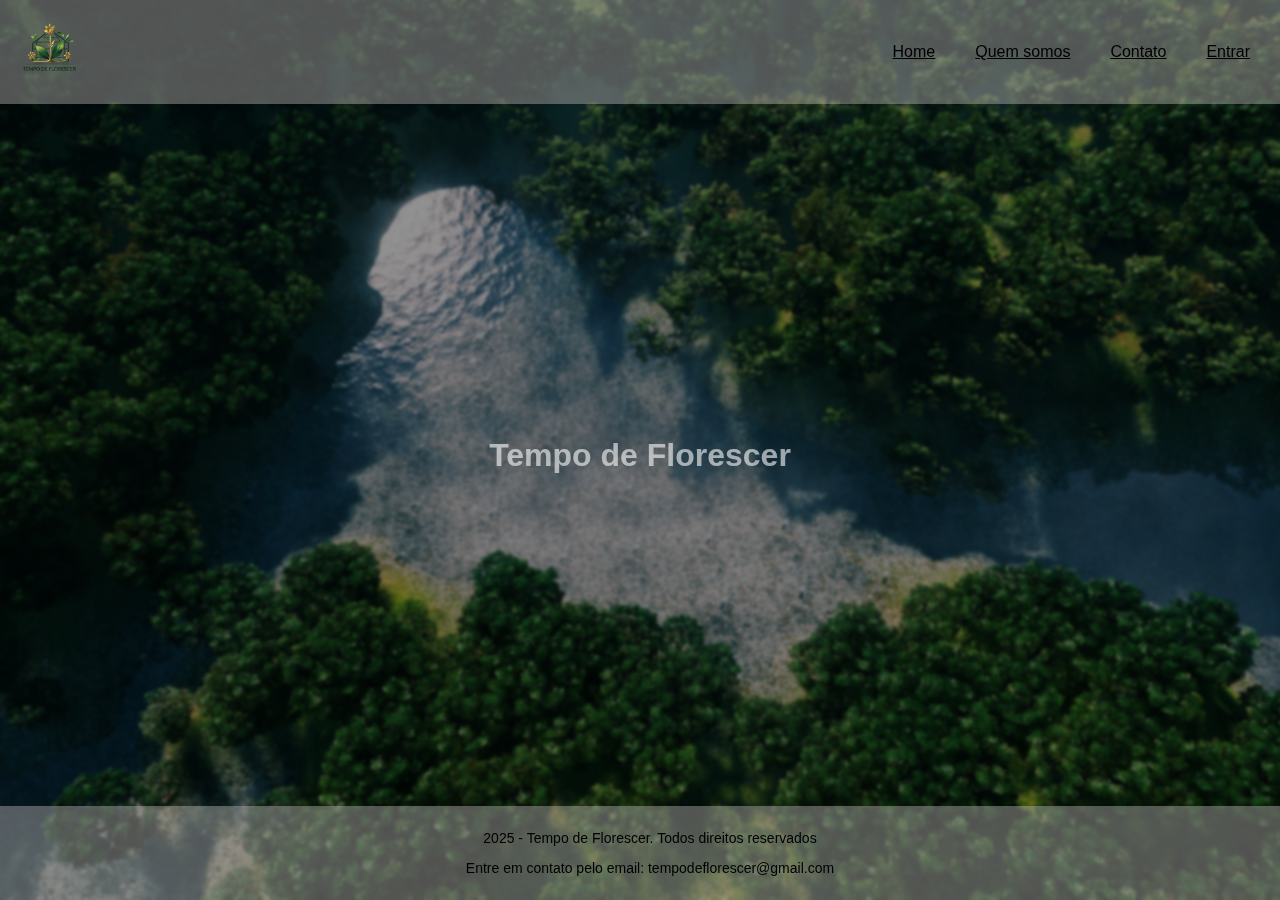
<file: index.html>
<!DOCTYPE html>
  <html lang="pt-br">
  <head>
      <meta charset="UTF-8">
      <title>Tempo de Florescer </title>
      <link rel="stylesheet" href="./css/style.css">
      <link rel="stylesheet" href="./css/nav.css">
  </head>
  <body>
      <nav>
        <div>
            <img src="./img/novalogo.png" alt="logo">
        </div>
        <div class="alinhamento">
              <ul>
                  <ul aligl="left"><a href="./index.html">Home</a></ul> 
                  <ul aligl="center"><a href="./quemsomos.html">Quem somos</a></ul>
                  <ul aligl="right" ><a href="./contatos.html">Contato</a></ul>
                  <ul aligl="right" ><a href="./entrar.html">Entrar</a></ul>
 
              </ul>
          
      </div>
     </nav>
      <main>

         <h1> Tempo de Florescer</h1>
         
      </main>
      <footer>
          <p>2025 - Tempo de Florescer. Todos direitos reservados</p>
          <p>Entre em contato pelo email: tempodeflorescer@gmail.com</p>
      </footer>
  
  </body>
  </html>
</file>
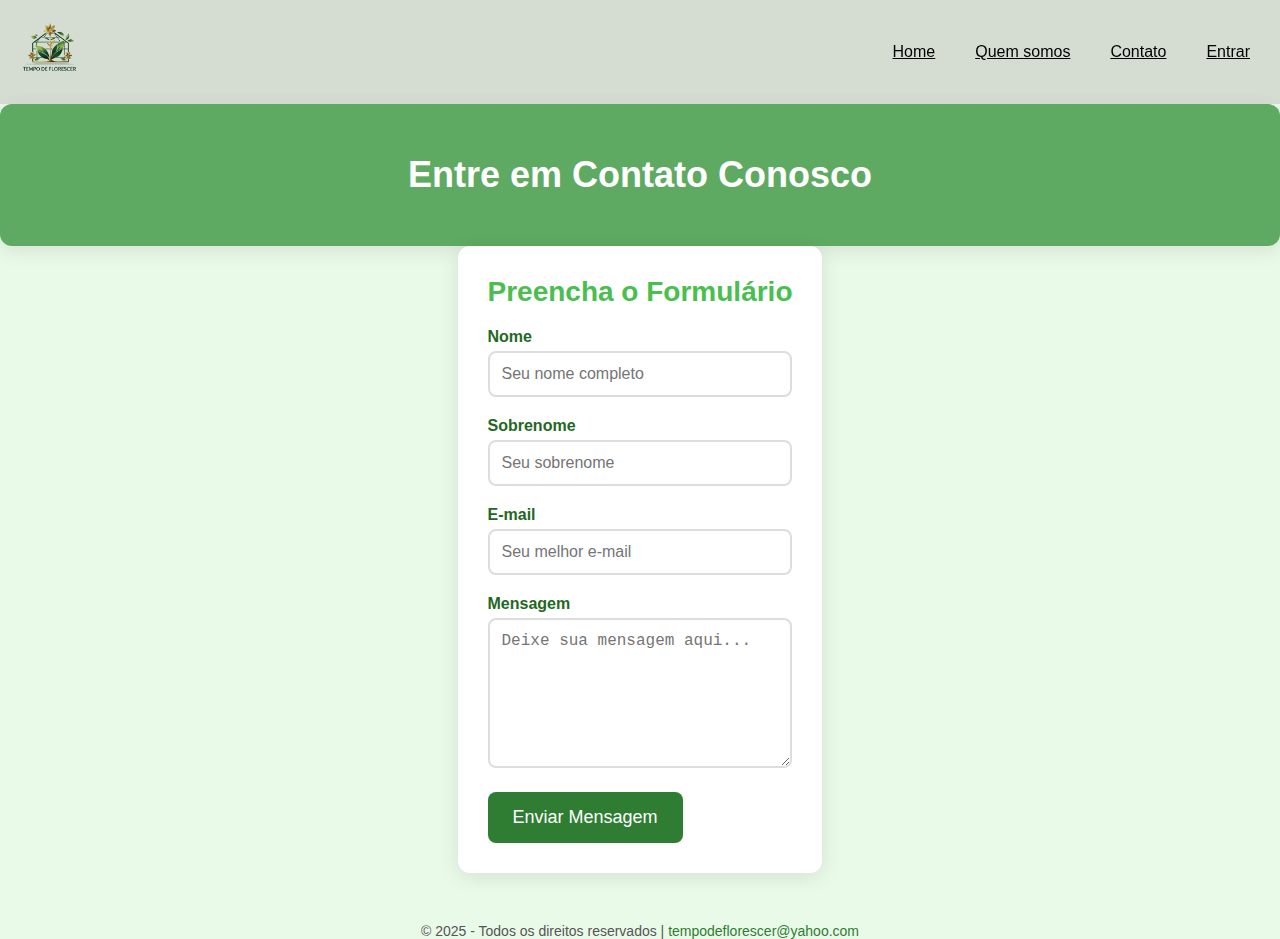
<file: contatos.html>
<!DOCTYPE html>
<html lang="pt-BR">
<head>
  <meta charset="UTF-8" />
  <meta name="viewport" content="width=device-width, initial-scale=1.0"/>
  <title>Contato</title>
  <link rel="stylesheet" href="./css/contatos.css">
  <link rel="stylesheet" href="./css/nav.css">
 
</head>
<body>
    <nav>
        <div>
            <img src="./img/novalogo.png" alt="logo">
        </div>
        <div class="alinhamento">
              <ul>
                  <ul aligl="left"><a href="./index.html">Home</a></ul> 
                  <ul aligl="center"><a href="./quemsomos.html">Quem somos</a></ul>
                  <ul aligl="right" ><a href="./contatos.html">Contato</a></ul>
                  <ul aligl="right" ><a href="./entrar.html">Entrar</a></ul>
 
              </ul>
          
      </div>
     </nav>

<header>
  <h1>Entre em Contato Conosco</h1>
</header>

<section>
  <h2>Preencha o Formulário</h2>
  <form action="#" method="post">
    
    <div class="input-field">
      <label for="nome">Nome</label>
      <input type="text" id="nome" name="nome" required placeholder="Seu nome completo">
    </div>
    
    <div class="input-field">
      <label for="sobrenome">Sobrenome</label>
      <input type="text" id="sobrenome" name="sobrenome" required placeholder="Seu sobrenome">
    </div>
    
    <div class="input-field">
      <label for="email">E-mail</label>
      <input type="email" id="email" name="email" required placeholder="Seu melhor e-mail">
    </div>
    
    <div class="input-field">
      <label for="mensagem">Mensagem</label>
      <textarea id="mensagem" name="mensagem" required placeholder="Deixe sua mensagem aqui..."></textarea>
    </div>

    <button type="submit">Enviar Mensagem</button>
  </form>
</section>

<div class="footer">
  <p>&copy; 2025 - Todos os direitos reservados | <a href="mailto:contato@exemplo.com">tempodeflorescer@yahoo.com</a></p>
</div>

</body>
</html>
</file>
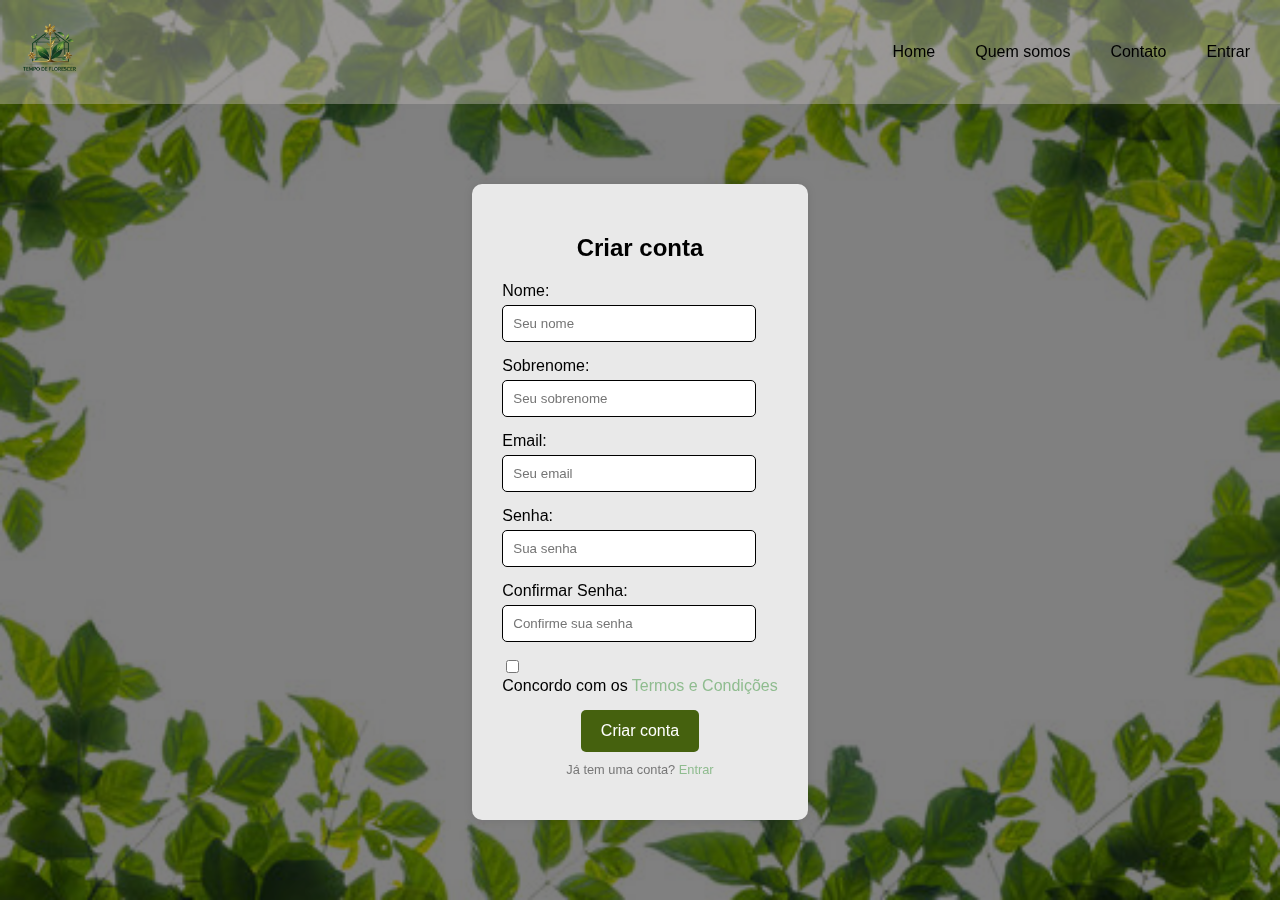
<file: criar.html>
<!DOCTYPE html>
<html lang="pt-br">
<head>
    <meta charset="UTF-8">
    <meta name="viewport" content="width=device-width, initial-scale=1.0">
    <title>Sign Up - Tempo de Florescer</title>
    <link rel="stylesheet" href="./css/entrarecriar.css">
    <link rel="stylesheet" href="./css/nav.css">
 
   
</head>
<body>
    <nav>
        <div>
            <img src="./img/novalogo.png" alt="logo">
        </div>
        <div class="alinhamento">
              <ul>
                  <ul aligl="left"><a href="./index.html">Home</a></ul> 
                  <ul aligl="center"><a href="./quemsomos.html">Quem somos</a></ul>
                  <ul aligl="right" ><a href="./contatos.html">Contato</a></ul>
                  <ul aligl="right" ><a href="./entrar.html">Entrar</a></ul>
 
              </ul>
          
      </div>
     </nav>
     <div class="alinhamentocontainer">
        <div class="signup-container">
            <h2>Criar conta</h2>
            <div class="input-group">
                <label for="nome">Nome:</label>
                <input type="text" id="nome" name="nome" placeholder="Seu nome">
            </div>
            <div class="input-group">
                <label for="sobrenome">Sobrenome:</label>
                <input type="text" id="sobrenome" name="sobrenome" placeholder="Seu sobrenome">
            </div>
            <div class="input-group">
                <label for="email">Email:</label>
                <input type="email" id="email" name="email" placeholder="Seu email">
            </div>
            <div class="input-group">
                <label for="senha">Senha:</label>
                <input type="password" id="senha" name="senha" placeholder="Sua senha">
            </div>
            <div class="input-group">
                <label for="confirmar_senha">Confirmar Senha:</label>
                <input type="password" id="confirmar_senha" name="confirmar_senha" placeholder="Confirme sua senha">
            </div>
            <div class="checkbox-group">
                <input type="checkbox" id="termos" name="termos">
                <label for="termos">Concordo com os <a href="./termos.html">Termos e Condições</a></label>
            </div>
            <button type="submit">Criar conta</button>
            <p class="terms">Já tem uma conta? <a href="./entrar.html">Entrar</a></p>
        </div>
     </div>
    
</body>
</html>
</file>
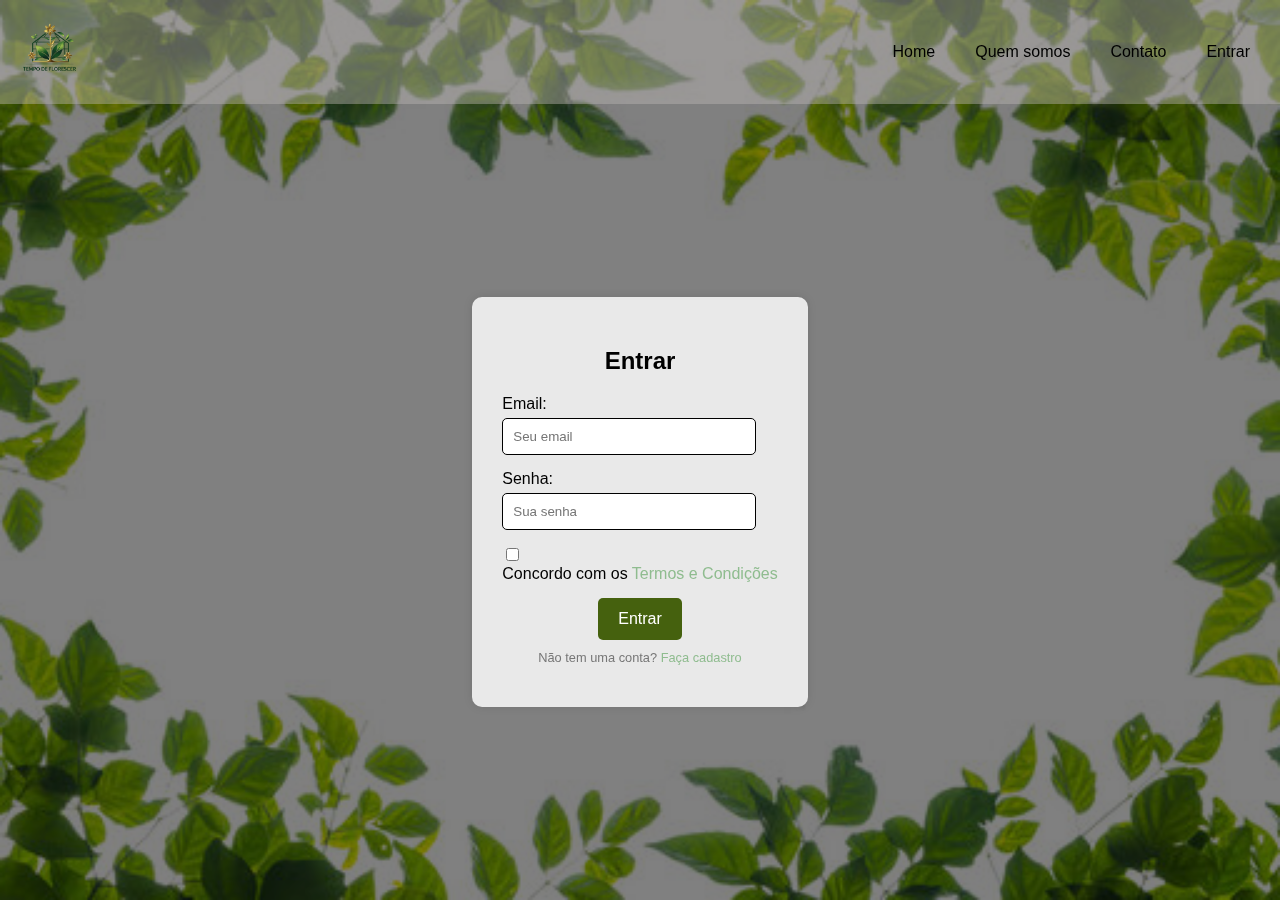
<file: entrar.html>
<!DOCTYPE html>
<html lang="pt-br">
<head>
    <meta charset="UTF-8">
    <meta name="viewport" content="width=device-width, initial-scale=1.0">
    <title>Sign Up - Tempo de Florescer</title>
    <link rel="stylesheet" href="./css/entrarecriar.css">
    <link rel="stylesheet" href="./css/nav.css">
 
   
</head>
<body>
    <nav>
        <div>
            <img src="./img/novalogo.png" alt="logo">
        </div>
        <div class="alinhamento">
              <ul>
                  <ul aligl="left"><a href="./index.html">Home</a></ul> 
                  <ul aligl="center"><a href="./quemsomos.html">Quem somos</a></ul>
                  <ul aligl="right" ><a href="./contatos.html">Contato</a></ul>
                  <ul aligl="right" ><a href="./entrar.html">Entrar</a></ul>
 
              </ul>
          
      </div>
     </nav>
     <div class="alinhamentocontainer">
        <div class="signup-container">
            <h2>Entrar</h2>
            <div class="input-group">
                <label for="email">Email:</label>
                <input type="email" id="email" name="email" placeholder="Seu email">
            </div>
            <div class="input-group">
                <label for="senha">Senha:</label>
                <input type="password" id="senha" name="senha" placeholder="Sua senha">
            </div>
            <div class="checkbox-group">
                <input type="checkbox" id="termos" name="termos">
                <label for="termos">Concordo com os <a href="./termos.html">Termos e Condições</a></label>
            </div>
            <button type="submit">Entrar</button>
            <p class="terms">Não tem uma conta? <a href="./criar.html">Faça cadastro</a></p>
        </div>

     </div>
    
</body>
</html>
</file>
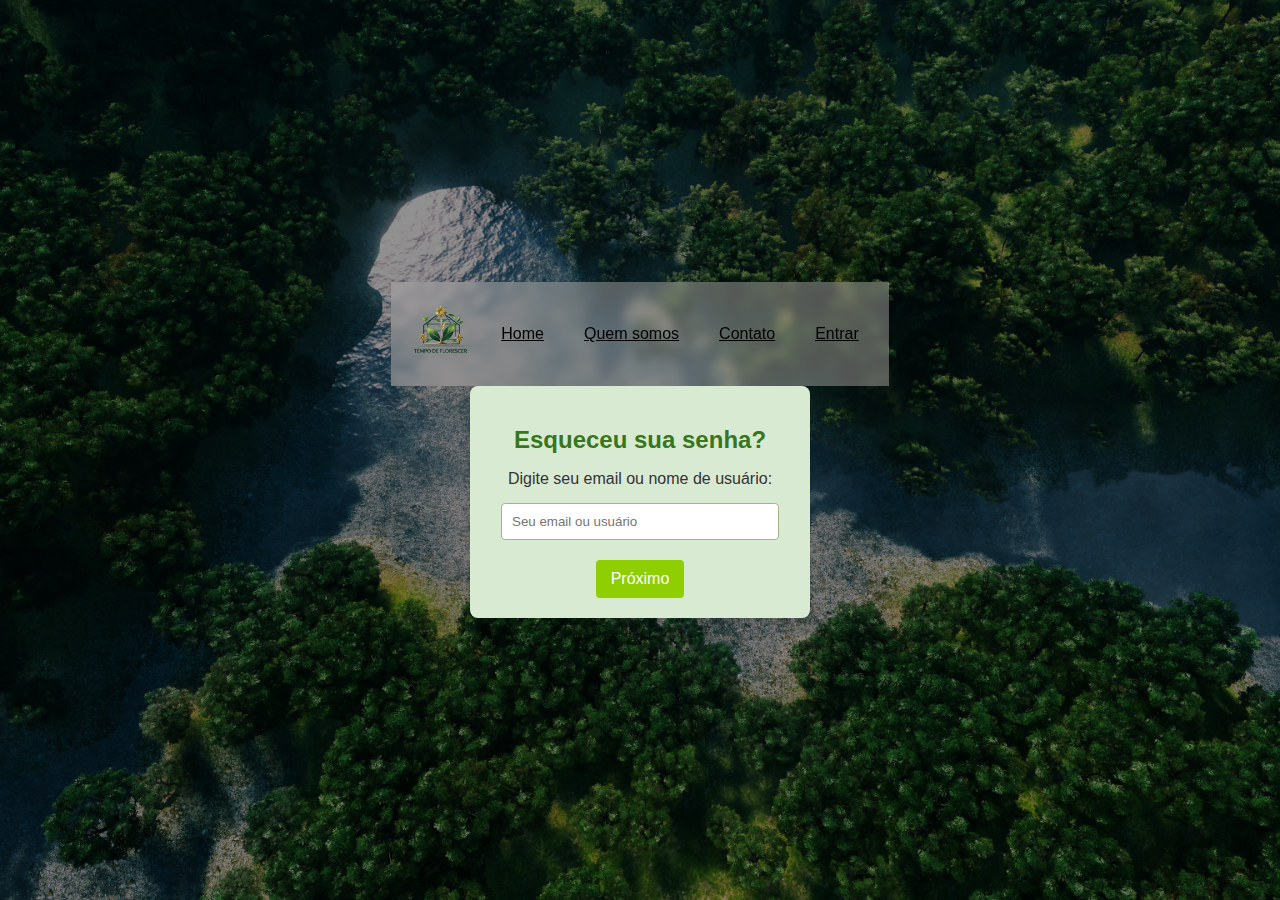
<file: redefinirsenha.html>
<!DOCTYPE html>
<html lang="pt-br">
<head>
    <meta charset="UTF-8">
    <meta name="viewport" content="width=device-width, initial-scale=1.0">
    <title>Fluxo de Páginas</title>
    <link rel="stylesheet" href="./css/redefinirsenha.css">
    <link rel="stylesheet" href="./css/nav.css">
</head>
<body>
    <nav>
        <div>
            <img src="./img/novalogo.png" alt="logo">
        </div>
        <div class="alinhamento">
              <ul>
                  <ul aligl="left"><a href="./index.html">Home</a></ul> 
                  <ul aligl="center"><a href="./quemsomos.html">Quem somos</a></ul>
                  <ul aligl="right" ><a href="./contatos.html">Contato</a></ul>
                  <ul aligl="right" ><a href="./entrar.html">Entrar</a></ul>
 
              </ul>
          
      </div>
     </nav>
    <div class="container">
        <div id="page1" class="page active">
            <h2>Esqueceu sua senha?</h2>
            <p>Digite seu email ou nome de usuário:</p>
            <input type="text" placeholder="Seu email ou usuário">
            <button onclick="nextPage('page2')">Próximo</button>
        </div>

        <div id="page2" class="page">
            <h2>Redefinir Senha</h2>
            <p>Enviaremos um código de verificação para o seu email.</p>
            <input type="email" placeholder="Seu email">
            <button onclick="nextPage('page3')">Próximo</button>
            <button onclick="previousPage('page1')">Voltar</button>
        </div>

        <div id="page3" class="page">
            <h2>Redefinir Senha</h2>
            <p>Digite o código de verificação que enviamos para o seu email:</p>
            <input type="text" placeholder="Código de verificação">
            <input type="password" placeholder="Nova senha">
            <input type="password" placeholder="Confirmar nova senha">
            <button onclick="alert('Senha redefinida com sucesso!')">Confirmar</button>
            <button onclick="previousPage('page2')">Voltar</button>
        </div>
    </div>

    <script src="./js/redefinirsenha.js"></script>
</body>
</html>
</file>
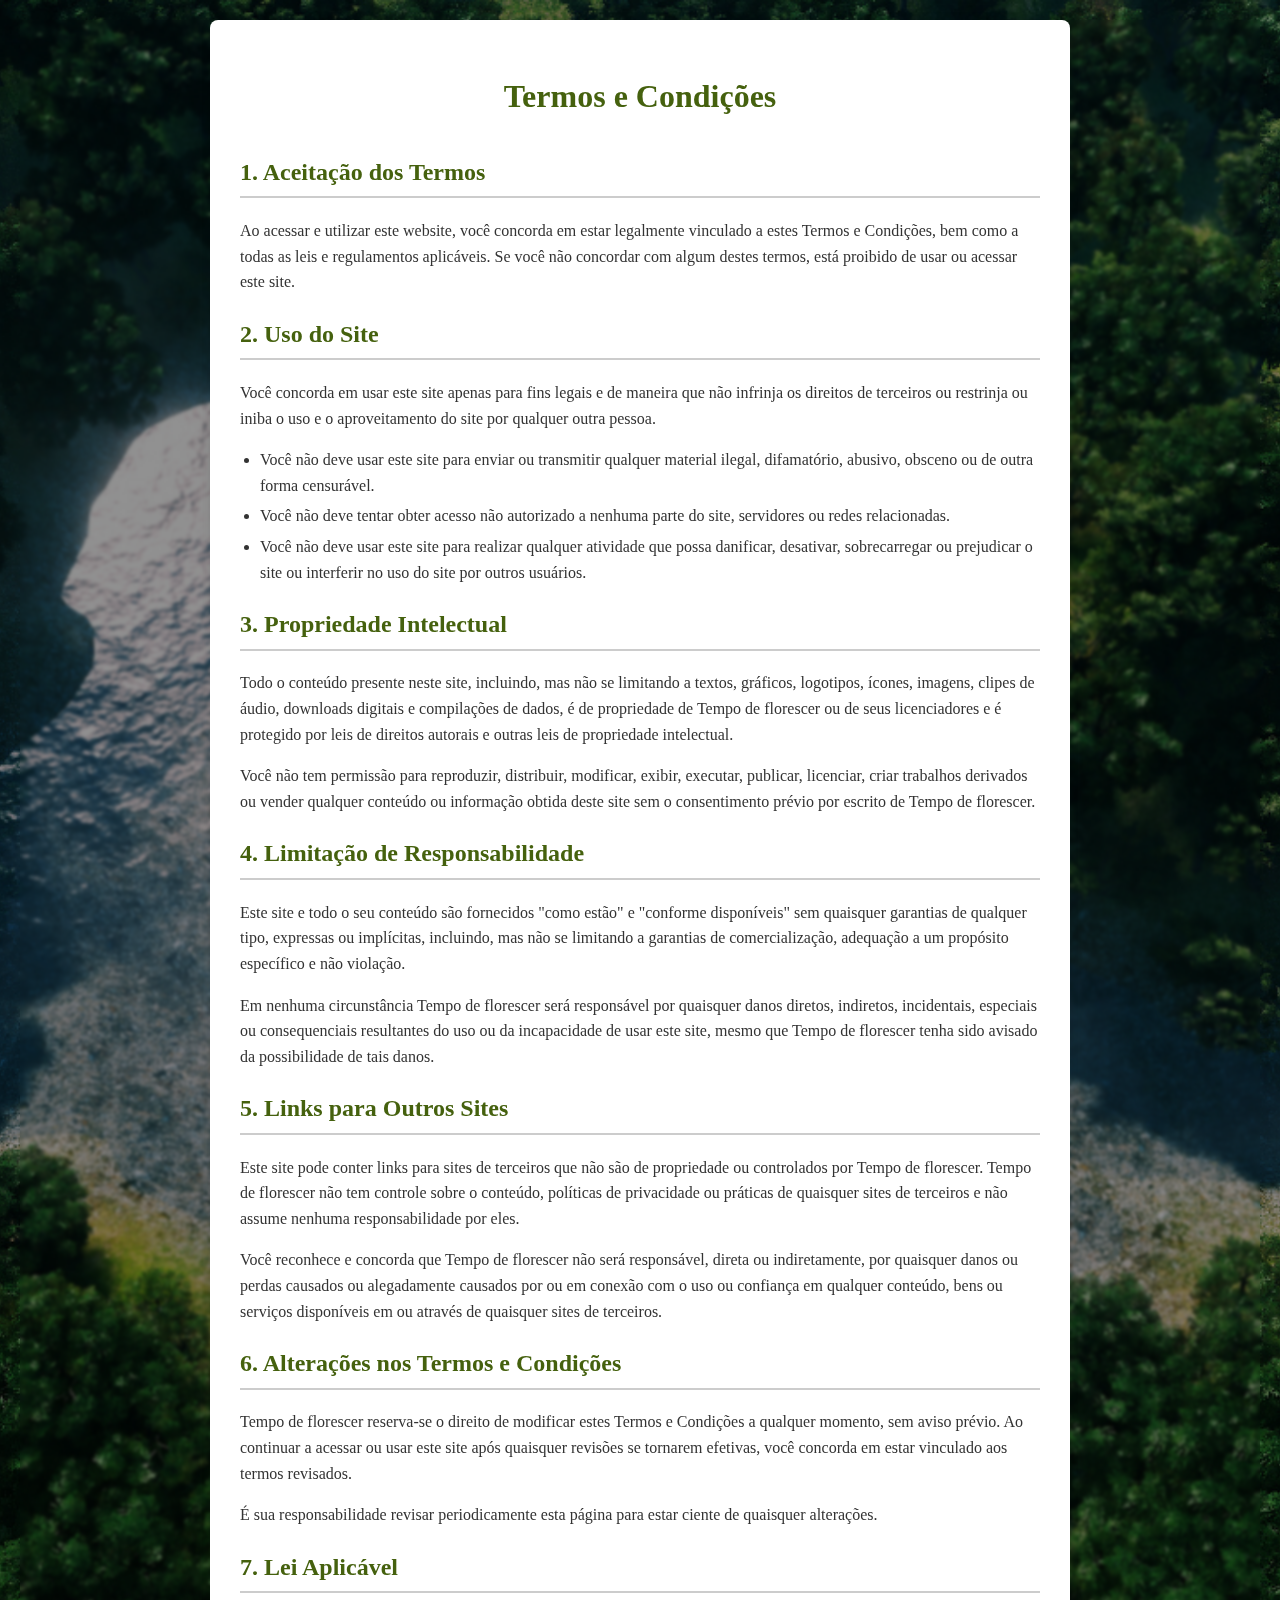
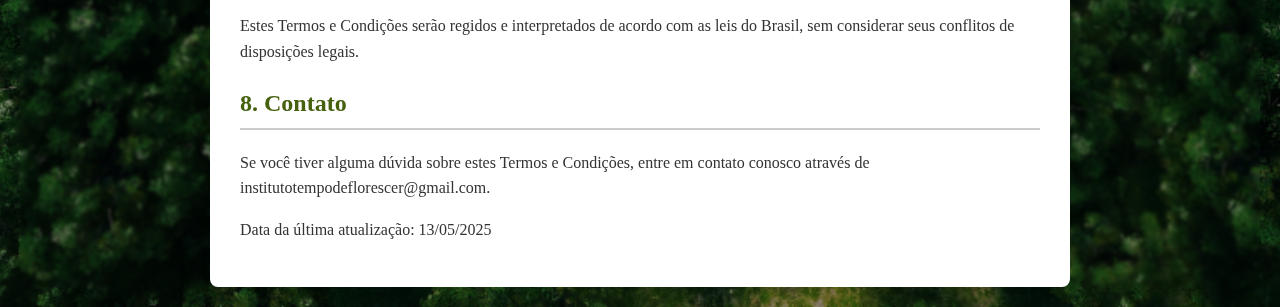
<file: termos.html>
<!DOCTYPE html>
<html lang="pt-BR">
<head>
    <meta charset="UTF-8">
    <meta name="viewport" content="width=device-width, initial-scale=1.0">
    <title>Termos e Condições</title>
    <link rel="stylesheet" href="./css/termos.css">
</head>
<body>
    <div class="container">
        <h1>Termos e Condições</h1>

        <h2>1. Aceitação dos Termos</h2>
        <p>Ao acessar e utilizar este website, você concorda em estar legalmente vinculado a estes Termos e Condições, bem como a todas as leis e regulamentos aplicáveis. Se você não concordar com algum destes termos, está proibido de usar ou acessar este site.</p>

        <h2>2. Uso do Site</h2>
        <p>Você concorda em usar este site apenas para fins legais e de maneira que não infrinja os direitos de terceiros ou restrinja ou iniba o uso e o aproveitamento do site por qualquer outra pessoa.</p>
        <ul>
            <li>Você não deve usar este site para enviar ou transmitir qualquer material ilegal, difamatório, abusivo, obsceno ou de outra forma censurável.</li>
            <li>Você não deve tentar obter acesso não autorizado a nenhuma parte do site, servidores ou redes relacionadas.</li>
            <li>Você não deve usar este site para realizar qualquer atividade que possa danificar, desativar, sobrecarregar ou prejudicar o site ou interferir no uso do site por outros usuários.</li>
        </ul>

        <h2>3. Propriedade Intelectual</h2>
        <p>Todo o conteúdo presente neste site, incluindo, mas não se limitando a textos, gráficos, logotipos, ícones, imagens, clipes de áudio, downloads digitais e compilações de dados, é de propriedade de Tempo de florescer ou de seus licenciadores e é protegido por leis de direitos autorais e outras leis de propriedade intelectual.</p>
        <p>Você não tem permissão para reproduzir, distribuir, modificar, exibir, executar, publicar, licenciar, criar trabalhos derivados ou vender qualquer conteúdo ou informação obtida deste site sem o consentimento prévio por escrito de Tempo de florescer.</p>

        <h2>4. Limitação de Responsabilidade</h2>
        <p>Este site e todo o seu conteúdo são fornecidos "como estão" e "conforme disponíveis" sem quaisquer garantias de qualquer tipo, expressas ou implícitas, incluindo, mas não se limitando a garantias de comercialização, adequação a um propósito específico e não violação.</p>
        <p>Em nenhuma circunstância Tempo de florescer será responsável por quaisquer danos diretos, indiretos, incidentais, especiais ou consequenciais resultantes do uso ou da incapacidade de usar este site, mesmo que Tempo de florescer tenha sido avisado da possibilidade de tais danos.</p>

        <h2>5. Links para Outros Sites</h2>
        <p>Este site pode conter links para sites de terceiros que não são de propriedade ou controlados por Tempo de florescer. Tempo de florescer não tem controle sobre o conteúdo, políticas de privacidade ou práticas de quaisquer sites de terceiros e não assume nenhuma responsabilidade por eles.</p>
        <p>Você reconhece e concorda que Tempo de florescer não será responsável, direta ou indiretamente, por quaisquer danos ou perdas causados ou alegadamente causados por ou em conexão com o uso ou confiança em qualquer conteúdo, bens ou serviços disponíveis em ou através de quaisquer sites de terceiros.</p>

        <h2>6. Alterações nos Termos e Condições</h2>
        <p>Tempo de florescer reserva-se o direito de modificar estes Termos e Condições a qualquer momento, sem aviso prévio. Ao continuar a acessar ou usar este site após quaisquer revisões se tornarem efetivas, você concorda em estar vinculado aos termos revisados.</p>
        <p>É sua responsabilidade revisar periodicamente esta página para estar ciente de quaisquer alterações.</p>

        <h2>7. Lei Aplicável</h2>
        <p>Estes Termos e Condições serão regidos e interpretados de acordo com as leis do Brasil, sem considerar seus conflitos de disposições legais.</p>

        <h2>8. Contato</h2>
        <p>Se você tiver alguma dúvida sobre estes Termos e Condições, entre em contato conosco através de institutotempodeflorescer@gmail.com.</p>

        <p>Data da última atualização: 13/05/2025</p>
    </div>
</body>
</html>
</file>
<file: css/style.css>
body {
    background-image: url("../img/planodefundo.png");
    background-repeat: no-repeat;
    background-size:cover; /* Faz a imagem cobrir a tela */
    background-position:center; /* Centraliza */
    backdrop-filter: blur(1.5px);
    margin:0;
    min-height: 100dvh;
    display: flex;
    flex: 1;
    flex-direction: column;
}

  
  h1{
    text-align:center ;
    color: rgba(255, 255, 255, 0.589);
  }


main {
  display: flex;
  flex: 1;
  justify-content: center;
  align-items: center;
  height: 100%;
  padding-bottom: 94px;
}

footer {
    background-color: rgba(187, 183, 180, 0.438);
    backdrop-filter: blur(5px);
color: black;
text-align: center;
padding: 10px;
font-size: 14px;
position: fixed;
bottom: 0;
width: 100%;
}
</file>
<file: css/nav.css>
body{
    font-family: 'Segoe UI', sans-serif;
}

nav {
    background-color: rgba(187, 183, 180, 0.438);
    backdrop-filter: blur(5px);
    display: flex;
    justify-content: space-between;
    align-items: center;
    padding: 10px;
}

nav ul {
    list-style: none;
    padding: 0;
    margin: 0;
    text-align:left;
    display: flex;
    
}
 
nav ul a {
    color: black;
    margin: 0 20px;

}

nav img {
    height: 80px;
    width: auto;
}
</file>
<file: css/contatos.css>
* {
    box-sizing: border-box;
    margin: 0;
    padding: 0;
  }

  body {
    background-color: #eafae9; /* Fundo verde claro */
    color: #2d2d2d;
    overflow-x: hidden;
    display: flex;
    flex: 1;
    flex-direction: column;
  }

  header {
    text-align: center;
    padding: 50px 0;
    background-color: #5faa62;
    color: white;
    border-radius: 12px;
    box-shadow: 0 4px 20px rgba(0, 0, 0, 0.1);
  }

  header h1 {
    font-size: 36px;
  }

  section {
    max-width: 800px;
    margin: auto;
    padding: 30px;
    background-color: white;
    border-radius: 12px;
    box-shadow: 0 4px 20px rgba(0, 0, 0, 0.1);
  }

  h2 {
    color: #4abe4f;
    margin-bottom: 20px;
    font-size: 28px;
  }

  .input-field {
    margin-bottom: 20px;
  }

  label {
    display: block;
    font-weight: bold;
    margin-bottom: 5px;
    color: #1f6823;
  }

  input, textarea {
    width: 100%;
    padding: 12px;
    border: 2px solid #ddd;
    border-radius: 8px;
    font-size: 16px;
    outline: none;
    transition: border-color 0.3s ease;
  }

  input:focus, textarea:focus {
    border-color: #1b5e1e;
  }

  textarea {
    resize: vertical;
    min-height: 150px;
  }

  button {
    background-color: #2e7d32;
    color: white;
    padding: 15px 25px;
    font-size: 18px;
    border: none;
    border-radius: 8px;
    cursor: pointer;
    transition: background-color 0.3s ease;
  }

  button:hover {
    background-color: #1c5e29;
  }

  .footer {
    text-align: center;
    margin-top: 50px;
    font-size: 14px;
    color: #555;
  }

  .footer a {
    color: #2e7d32;
    text-decoration: none;
  }

  .footer a:hover {
    text-decoration: underline;
  }
</file>
<file: css/entrarecriar.css>
body {
    
    background-color: #e6e6e6;
    margin: 0;
    display: flex;
    min-height: 100vh;
    background-image: url('../img/planodefundodois.jpg'); /* Adicione sua imagem de fundo aqui */
    background-size: cover;
    background-position: center;
    flex: 1;
    flex-direction: column;
    backdrop-filter: brightness(0.5);
}
.alinhamentocontainer{
    display: flex;
    justify-content: center;
    align-items: center ;
    flex: 1;
}

.signup-container {
    background-color: rgb(233, 233, 233);
    padding: 30px;
    border-radius: 10px;
    box-shadow: 0 0 10px rgba(0, 0, 0, 0.1);
    text-align: center;
}

h2 {
    color: #000000;
    margin-bottom: 20px;
}

.input-group {
    margin-bottom: 15px;
    text-align: left;
}

label {
    display: block;
    margin-bottom: 5px;
    color: #000000;
}

input[type="text"],
input[type="email"],
input[type="password"] {
    width: calc(100% - 22px);
    padding: 10px;
    border: 1px solid #000000;
    border-radius: 5px;
    box-sizing: border-box;
}

.checkbox-group {
    margin-bottom: 15px;
    text-align: left;
}

input[type="checkbox"] {
    margin-right: 5px;
}

button {
    background-color: #45610e; /* Um tom de verde inspirado na natureza */
    color: rgb(255, 255, 255);
    padding: 12px 20px;
    border: none;
    border-radius: 5px;
    cursor: pointer;
    font-size: 16px;
}

button:hover {
    background-color: #38500a;
}

.terms {
    font-size: 0.8em;
    color: #777;
    margin-top: 10px;
}

a {
    color: #8FBC8F;
    text-decoration: none;
}

a:hover {
    text-decoration: underline;
}
</file>
<file: css/redefinirsenha.css>
body {
    display: flex;
    justify-content: center;
    align-items: center;
    min-height: 100vh;
    background-color: #f4f4f4;
    background-image: url('../img/planodefundo.png'); /* Adicione sua imagem de fundo aqui */
    background-size: cover;
    background-position: center;
    margin: 0;
    flex: 1;
    flex-direction: column;
}

.container {
    display: flex;
    gap: 20px; /* Espaçamento entre as "páginas" */
}

.page {
    background-color: #d9ead3; /* Cor de fundo similar à imagem */
    padding: 20px;
    border-radius: 8px;
    text-align: center;
    width: 300px; /* Largura aproximada de cada "página" */
    box-shadow: 0 2px 4px rgba(0, 0, 0, 0.1);
    display: none; /* Inicialmente escondemos todas as páginas */
}

.page.active {
    display: block; /* A primeira página estará visível */
}

h2 {
    color: #38761d; /* Cor do título similar */
    margin-bottom: 10px;
}

p {
    color: #333;
    margin-bottom: 15px;
}

input[type="text"],
input[type="email"],
input[type="password"] {
    width: calc(100% - 22px);
    padding: 10px;
    margin-bottom: 10px;
    border: 1px solid #a9b388;
    border-radius: 4px;
    box-sizing: border-box;
}

button {
    background-color: #8fce00; /* Cor do botão similar */
    color: white;
    padding: 10px 15px;
    border: none;
    border-radius: 4px;
    cursor: pointer;
    font-size: 16px;
    transition: background-color 0.3s ease;
    margin-top: 10px;
}

button:hover {
    background-color: #6b8e23;
}

button:first-child {
    margin-right: 5px;
}
</file>
<file: css/termos.css>
body {
    line-height: 1.6;
    margin: 20px;
    background-color: #f4f4f4;
    color: #333;
    background-image: url("../img/planodefundo.png");
    background-repeat: no-repeat;
    background-size:cover; /* Faz a imagem cobrir a tela */
    background-position:center; /* Centraliza */
    backdrop-filter: blur(1.5px);
    display: flex;
    flex: 1;
    flex-direction: column;
}
.container {
    max-width: 800px;
    margin: 0 auto;
    background-color: #fff;
    padding: 30px;
    border-radius: 8px;
    box-shadow: 0 0 10px rgba(0, 0, 0, 0.1);
}
h1, h2 {
    color: #45610e;
}
h1 {
    text-align: center;
    margin-bottom: 30px;
}
h2 {
    margin-top: 20px;
    border-bottom: 2px solid #ccc;
    padding-bottom: 5px;
}
p {
    margin-bottom: 15px;
}
ul {
    margin-bottom: 15px;
    padding-left: 20px;
}
li {
    margin-bottom: 5px;
}
a {
    color:#45610e;
    text-decoration: none;
}
a:hover {
    text-decoration: underline;
}
</file>
